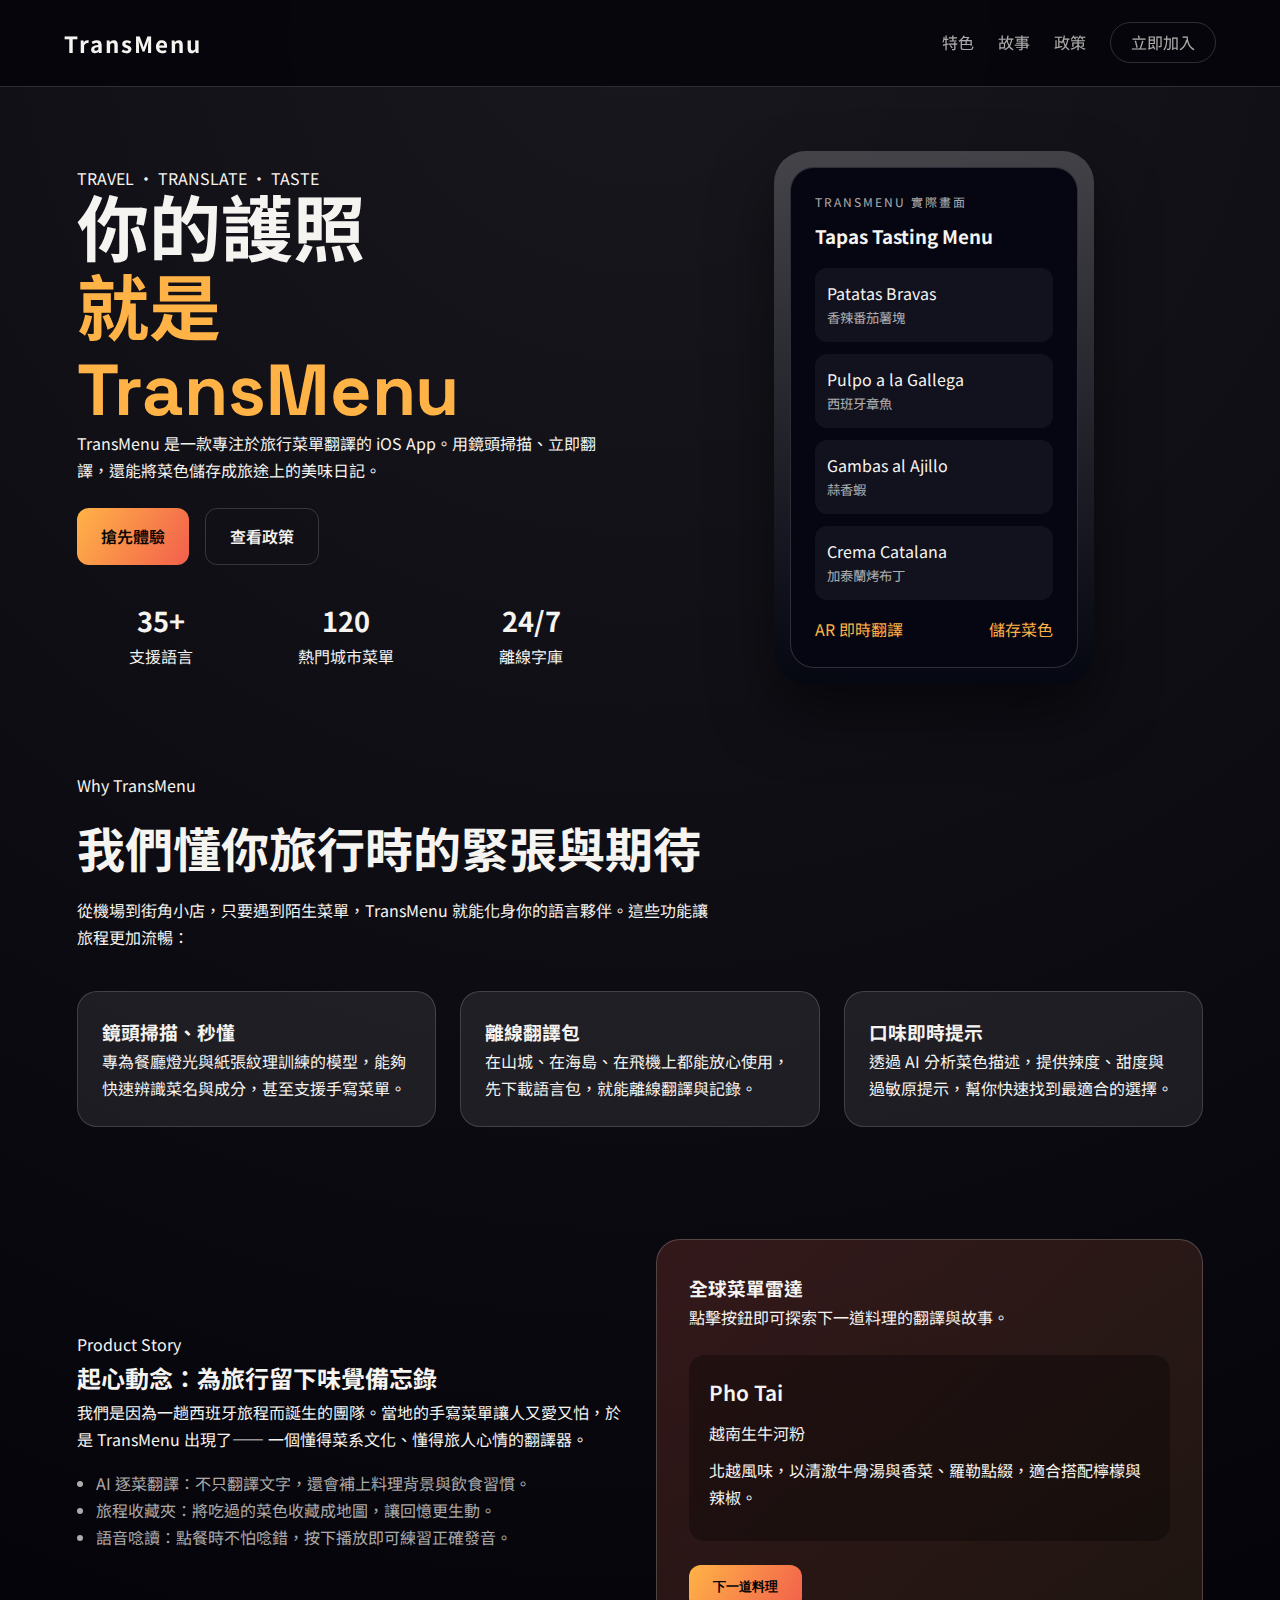
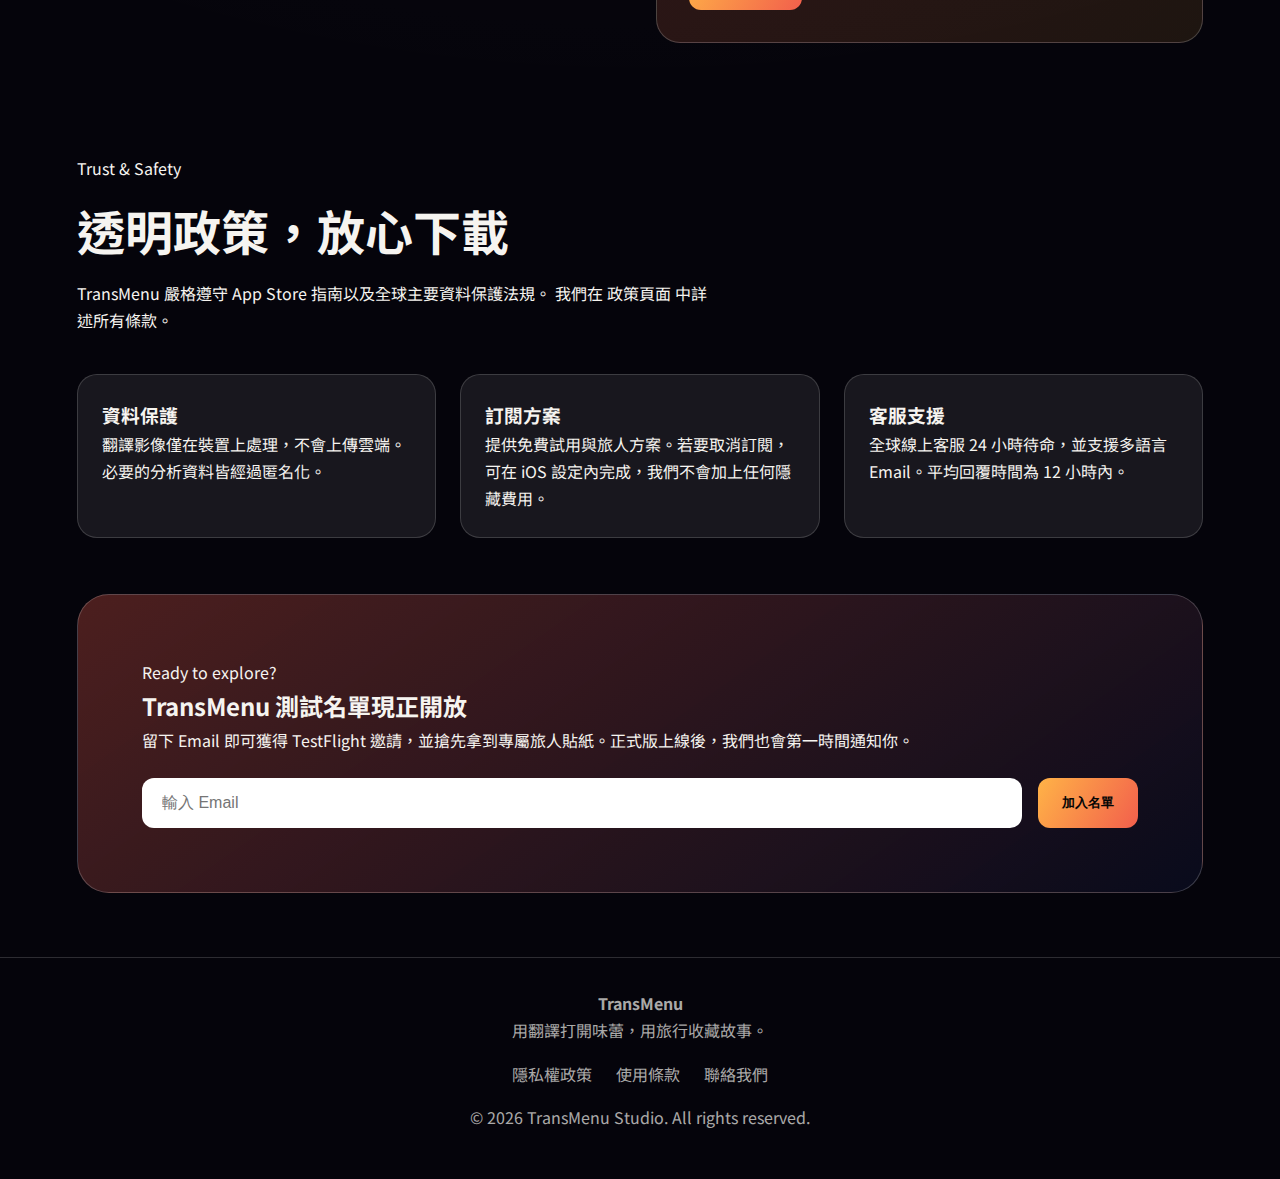
<file: index.html>
<!DOCTYPE html>
<html lang="zh-Hant">
  <head>
    <meta charset="UTF-8" />
    <meta name="viewport" content="width=device-width, initial-scale=1.0" />
    <title>TransMenu | 旅行菜單翻譯小幫手</title>
    <meta
      name="description"
      content="TransMenu 是專為旅人打造的菜單翻譯 iOS App，透過鏡頭快速理解世界各地的美味。"
    />
    <link rel="preconnect" href="https://fonts.googleapis.com" />
    <link rel="preconnect" href="https://fonts.gstatic.com" crossorigin />
    <link
      href="https://fonts.googleapis.com/css2?family=Noto+Sans+TC:wght@400;500;600;700&family=Space+Grotesk:wght@400;500;600&display=swap"
      rel="stylesheet"
    />
    <link rel="stylesheet" href="assets/styles.css" />
  </head>
  <body>
    <header class="site-header">
      <div class="logo">TransMenu</div>
      <nav>
        <a href="#features">特色</a>
        <a href="#story">故事</a>
        <a href="#policy">政策</a>
        <a href="#cta" class="pill">立即加入</a>
      </nav>
    </header>

    <main>
      <section class="hero">
        <div class="hero__content">
          <p class="eyebrow">TRAVEL · TRANSLATE · TASTE</p>
          <h1>
            你的護照<br />
            <span>就是 TransMenu</span>
          </h1>
          <p>
            TransMenu 是一款專注於旅行菜單翻譯的 iOS App。用鏡頭掃描、立即翻譯，還能將菜色儲存成旅途上的美味日記。
          </p>
          <div class="hero__actions">
            <a class="btn primary" href="#cta">搶先體驗</a>
            <a class="btn ghost" href="policy.html">查看政策</a>
          </div>
          <div class="stat-grid">
            <div>
              <strong>35+</strong>
              <span>支援語言</span>
            </div>
            <div>
              <strong>120</strong>
              <span>熱門城市菜單</span>
            </div>
            <div>
              <strong>24/7</strong>
              <span>離線字庫</span>
            </div>
          </div>
        </div>
        <div class="hero__mockup">
          <div class="phone-frame">
            <div class="phone-screen">
              <p class="screen-eyebrow">TransMenu 實際畫面</p>
              <h3 class="screen-title">Tapas Tasting Menu</h3>
              <ul class="screen-menu">
                <li>
                  <span>Patatas Bravas</span>
                  <small>香辣番茄薯塊</small>
                </li>
                <li>
                  <span>Pulpo a la Gallega</span>
                  <small>西班牙章魚</small>
                </li>
                <li>
                  <span>Gambas al Ajillo</span>
                  <small>蒜香蝦</small>
                </li>
                <li>
                  <span>Crema Catalana</span>
                  <small>加泰蘭烤布丁</small>
                </li>
              </ul>
              <div class="screen-footer">
                <span>AR 即時翻譯</span>
                <span>儲存菜色</span>
              </div>
            </div>
          </div>
        </div>
      </section>

      <section id="features" class="section">
        <div class="section__header">
          <p class="eyebrow">Why TransMenu</p>
          <h2>我們懂你旅行時的緊張與期待</h2>
          <p>
            從機場到街角小店，只要遇到陌生菜單，TransMenu 就能化身你的語言夥伴。這些功能讓旅程更加流暢：
          </p>
        </div>
        <div class="feature-grid">
          <article>
            <h3>鏡頭掃描、秒懂</h3>
            <p>
              專為餐廳燈光與紙張紋理訓練的模型，能夠快速辨識菜名與成分，甚至支援手寫菜單。
            </p>
          </article>
          <article>
            <h3>離線翻譯包</h3>
            <p>
              在山城、在海島、在飛機上都能放心使用，先下載語言包，就能離線翻譯與記錄。
            </p>
          </article>
          <article>
            <h3>口味即時提示</h3>
            <p>
              透過 AI 分析菜色描述，提供辣度、甜度與過敏原提示，幫你快速找到最適合的選擇。
            </p>
          </article>
        </div>
      </section>

      <section class="section duo" id="story">
        <div>
          <p class="eyebrow">Product Story</p>
          <h2>起心動念：為旅行留下味覺備忘錄</h2>
          <p>
            我們是因為一趟西班牙旅程而誕生的團隊。當地的手寫菜單讓人又愛又怕，於是 TransMenu 出現了——
            一個懂得菜系文化、懂得旅人心情的翻譯器。
          </p>
          <ul class="story-list">
            <li>AI 逐菜翻譯：不只翻譯文字，還會補上料理背景與飲食習慣。</li>
            <li>旅程收藏夾：將吃過的菜色收藏成地圖，讓回憶更生動。</li>
            <li>語音唸讀：點餐時不怕唸錯，按下播放即可練習正確發音。</li>
          </ul>
        </div>
        <div class="card">
          <h3>全球菜單雷達</h3>
          <p>點擊按鈕即可探索下一道料理的翻譯與故事。</p>
          <div class="menu-preview">
            <p class="preview-name">Pho Tai</p>
            <p class="preview-translation">越南生牛河粉</p>
            <p class="preview-story">
              北越風味，以清澈牛骨湯與香菜、羅勒點綴，適合搭配檸檬與辣椒。
            </p>
          </div>
          <button class="btn primary" id="menu-generator">下一道料理</button>
        </div>
      </section>

      <section class="section" id="policy">
        <div class="section__header">
          <p class="eyebrow">Trust & Safety</p>
          <h2>透明政策，放心下載</h2>
          <p>
            TransMenu 嚴格遵守 App Store 指南以及全球主要資料保護法規。
            我們在 <a href="policy.html">政策頁面</a> 中詳述所有條款。
          </p>
        </div>
        <div class="policy-grid">
          <article>
            <h3>資料保護</h3>
            <p>翻譯影像僅在裝置上處理，不會上傳雲端。必要的分析資料皆經過匿名化。</p>
          </article>
          <article>
            <h3>訂閱方案</h3>
            <p>提供免費試用與旅人方案。若要取消訂閱，可在 iOS 設定內完成，我們不會加上任何隱藏費用。</p>
          </article>
          <article>
            <h3>客服支援</h3>
            <p>全球線上客服 24 小時待命，並支援多語言 Email。平均回覆時間為 12 小時內。</p>
          </article>
        </div>
      </section>

      <section class="section highlight" id="cta">
        <p class="eyebrow">Ready to explore?</p>
        <h2>TransMenu 測試名單現正開放</h2>
        <p>
          留下 Email 即可獲得 TestFlight 邀請，並搶先拿到專屬旅人貼紙。正式版上線後，我們也會第一時間通知你。
        </p>
        <form class="cta-form">
          <input type="email" placeholder="輸入 Email" required />
          <button type="submit" class="btn primary">加入名單</button>
        </form>
      </section>
    </main>

    <footer class="site-footer">
      <div>
        <strong>TransMenu</strong>
        <p>用翻譯打開味蕾，用旅行收藏故事。</p>
      </div>
      <div class="footer-links">
        <a href="policy.html#privacy">隱私權政策</a>
        <a href="policy.html#terms">使用條款</a>
        <a href="mailto:hello@transmenu.app">聯絡我們</a>
      </div>
      <p class="copyright">© <span id="year"></span> TransMenu Studio. All rights reserved.</p>
    </footer>

    <script src="assets/script.js"></script>
  </body>
</html>
</file>
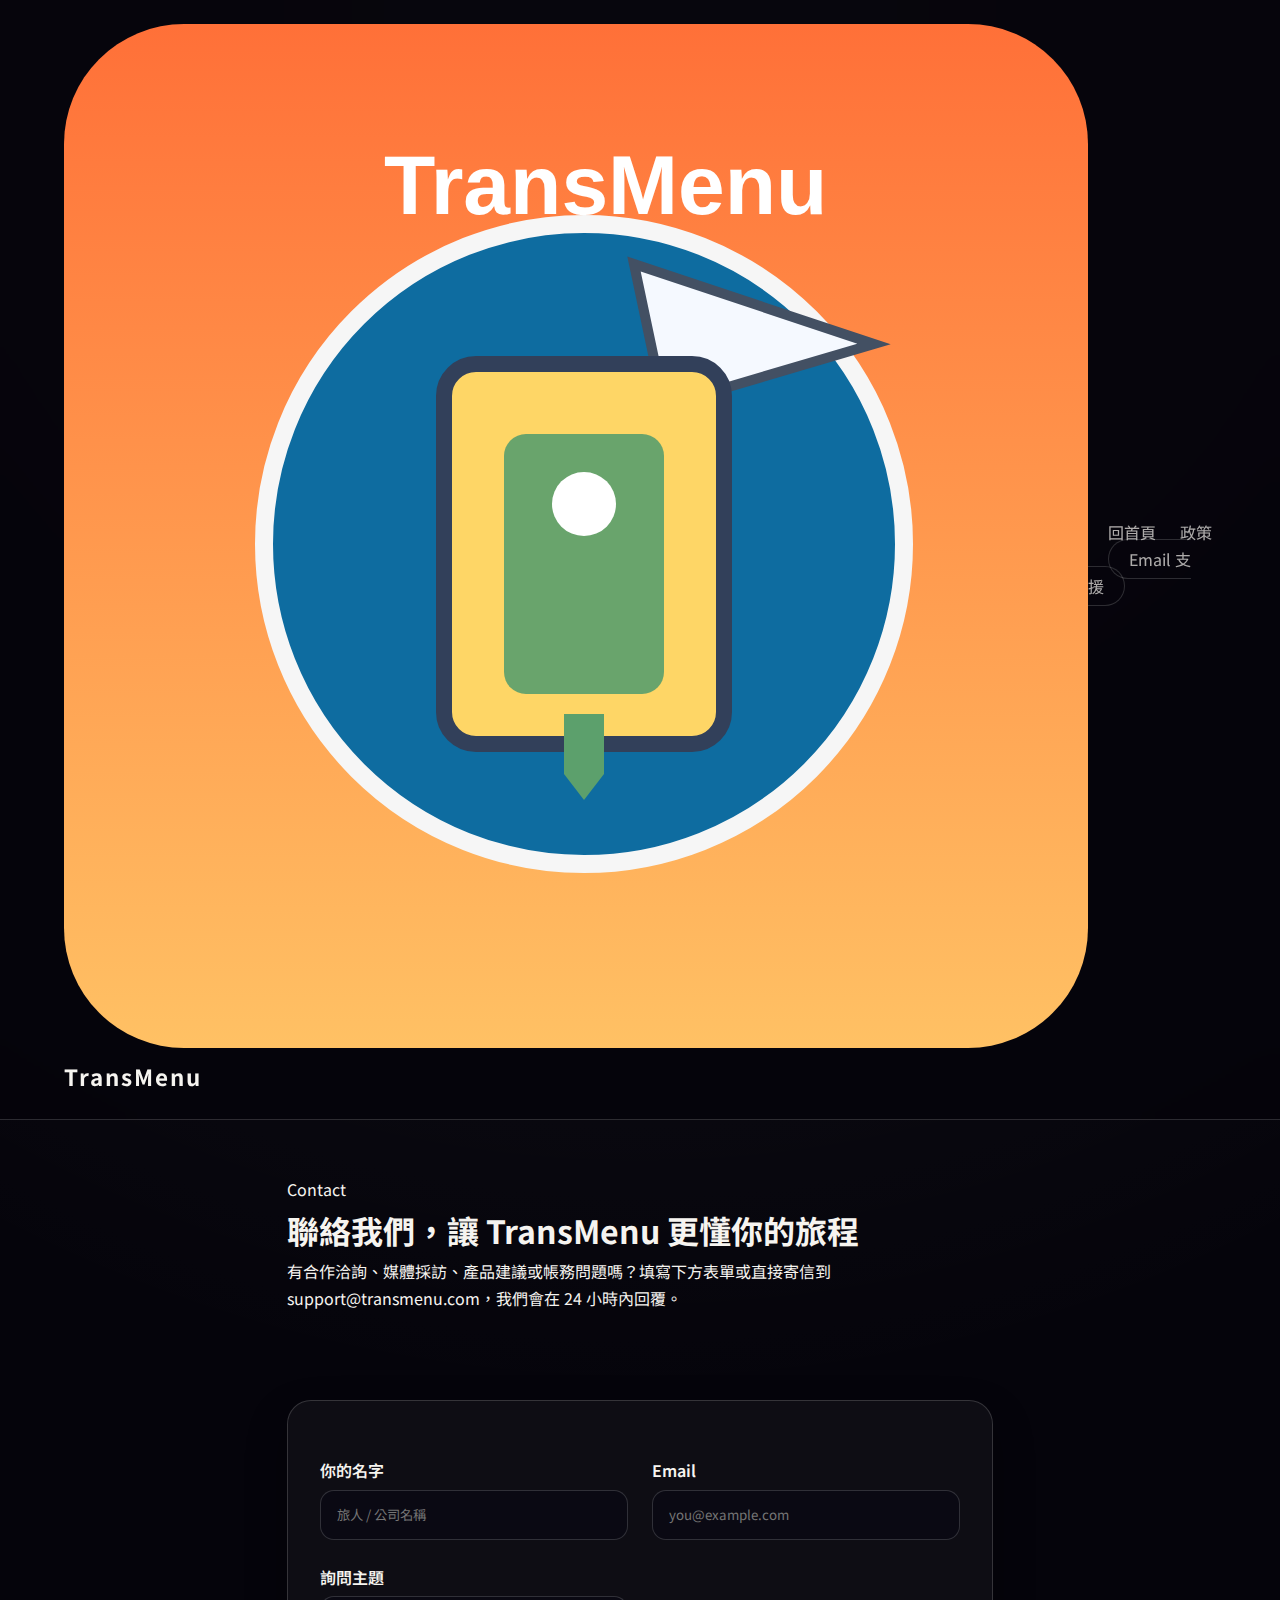
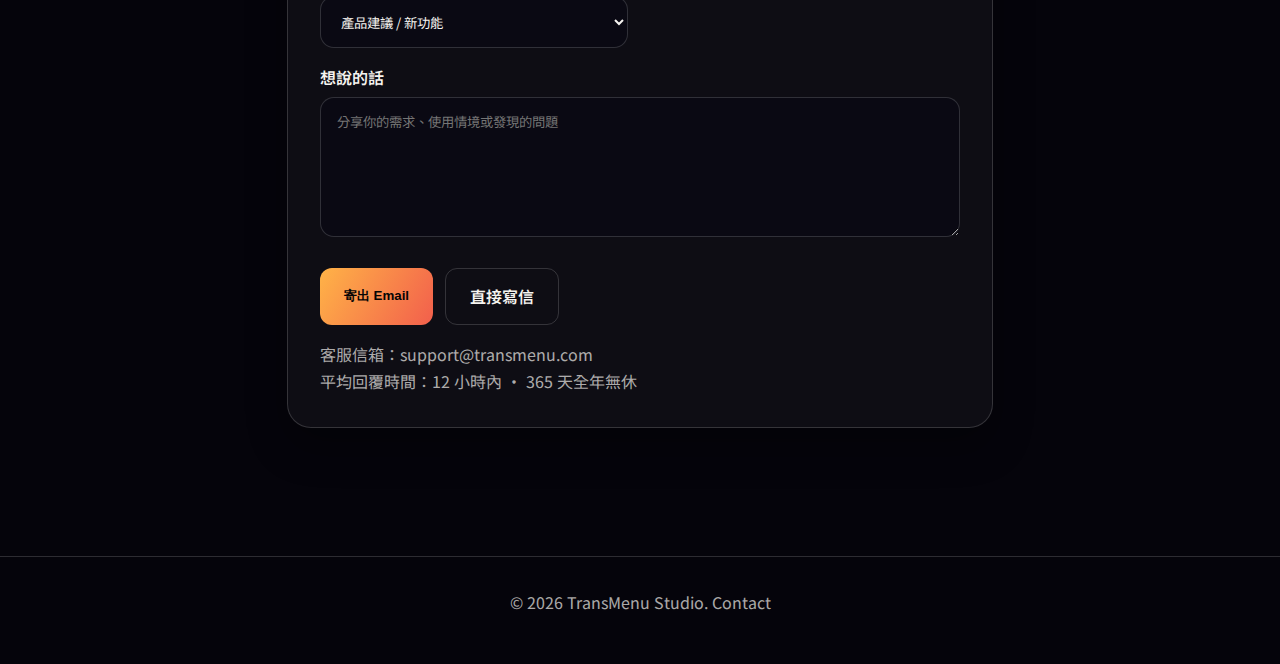
<file: contact.html>
<!DOCTYPE html>
<html lang="zh-Hant">
  <head>
    <meta charset="UTF-8" />
    <meta name="viewport" content="width=device-width, initial-scale=1.0" />
    <title>聯絡 TransMenu</title>
    <meta
      name="description"
      content="聯絡 TransMenu 團隊，寄信到 support@transmenu.com 取得產品與合作支援。"
    />
    <link rel="preconnect" href="https://fonts.googleapis.com" />
    <link rel="preconnect" href="https://fonts.gstatic.com" crossorigin />
    <link
      href="https://fonts.googleapis.com/css2?family=Noto+Sans+TC:wght@400;500;600;700&family=Space+Grotesk:wght@400;500;600&display=swap"
      rel="stylesheet"
    />
    <link rel="stylesheet" href="assets/styles.css" />
    <style>
      main {
        max-width: 860px;
        margin: 0 auto 4rem;
      }

      .contact-card {
        margin-top: 2rem;
        padding: 2rem;
        border-radius: 24px;
        border: 1px solid var(--border);
        background: rgba(255, 255, 255, 0.04);
        box-shadow: 0 18px 40px rgba(0, 0, 0, 0.32);
      }

      .contact-grid {
        display: grid;
        grid-template-columns: repeat(auto-fit, minmax(260px, 1fr));
        gap: 1.5rem;
        margin-top: 1.5rem;
      }

      .contact-card label {
        display: block;
        margin-bottom: 0.35rem;
        font-weight: 600;
      }

      .contact-card input,
      .contact-card textarea,
      .contact-card select {
        width: 100%;
        padding: 0.9rem 1rem;
        border-radius: 14px;
        border: 1px solid var(--border);
        background: rgba(5, 6, 17, 0.5);
        color: var(--text);
        font-family: var(--font-body);
      }

      .contact-card textarea {
        resize: vertical;
        min-height: 140px;
      }

      .contact-actions {
        margin-top: 1.5rem;
        display: flex;
        gap: 0.75rem;
        flex-wrap: wrap;
      }

      .contact-info {
        margin-top: 1rem;
        color: var(--muted);
      }
    </style>
  </head>
  <body>
    <header class="site-header">
      <div class="logo">
        <img src="assets/images/transmenu-logo.svg" alt="TransMenu" />
        <span>TransMenu</span>
      </div>
      <nav>
        <a href="index.html">回首頁</a>
        <a href="policy.html">政策</a>
        <a href="mailto:support@transmenu.com" class="pill">Email 支援</a>
      </nav>
    </header>

    <main>
      <section class="section">
        <p class="eyebrow">Contact</p>
        <h1>聯絡我們，讓 TransMenu 更懂你的旅程</h1>
        <p>
          有合作洽詢、媒體採訪、產品建議或帳務問題嗎？填寫下方表單或直接寄信到
          <a href="mailto:support@transmenu.com">support@transmenu.com</a>，我們會在 24 小時內回覆。
        </p>
      </section>

      <section class="contact-card">
        <form action="mailto:support@transmenu.com" method="post" enctype="text/plain">
          <div class="contact-grid">
            <div>
              <label for="name">你的名字</label>
              <input id="name" name="name" type="text" placeholder="旅人 / 公司名稱" required />
            </div>
            <div>
              <label for="email">Email</label>
              <input id="email" name="email" type="email" placeholder="you@example.com" required />
            </div>
            <div>
              <label for="topic">詢問主題</label>
              <select id="topic" name="topic">
                <option value="product">產品建議 / 新功能</option>
                <option value="billing">帳務 / 訂閱問題</option>
                <option value="media">媒體 / 合作洽詢</option>
                <option value="support">技術支援</option>
              </select>
            </div>
          </div>
          <div style="margin-top: 1rem">
            <label for="message">想說的話</label>
            <textarea id="message" name="message" placeholder="分享你的需求、使用情境或發現的問題"></textarea>
          </div>
          <div class="contact-actions">
            <button type="submit" class="btn primary">寄出 Email</button>
            <a class="btn ghost" href="mailto:support@transmenu.com">直接寫信</a>
          </div>
        </form>
        <div class="contact-info">
          <p>客服信箱：support@transmenu.com</p>
          <p>平均回覆時間：12 小時內 · 365 天全年無休</p>
        </div>
      </section>
    </main>

    <footer class="site-footer">
      <p>© <span id="year"></span> TransMenu Studio. Contact</p>
    </footer>

    <script src="assets/script.js"></script>
  </body>
</html>
</file>
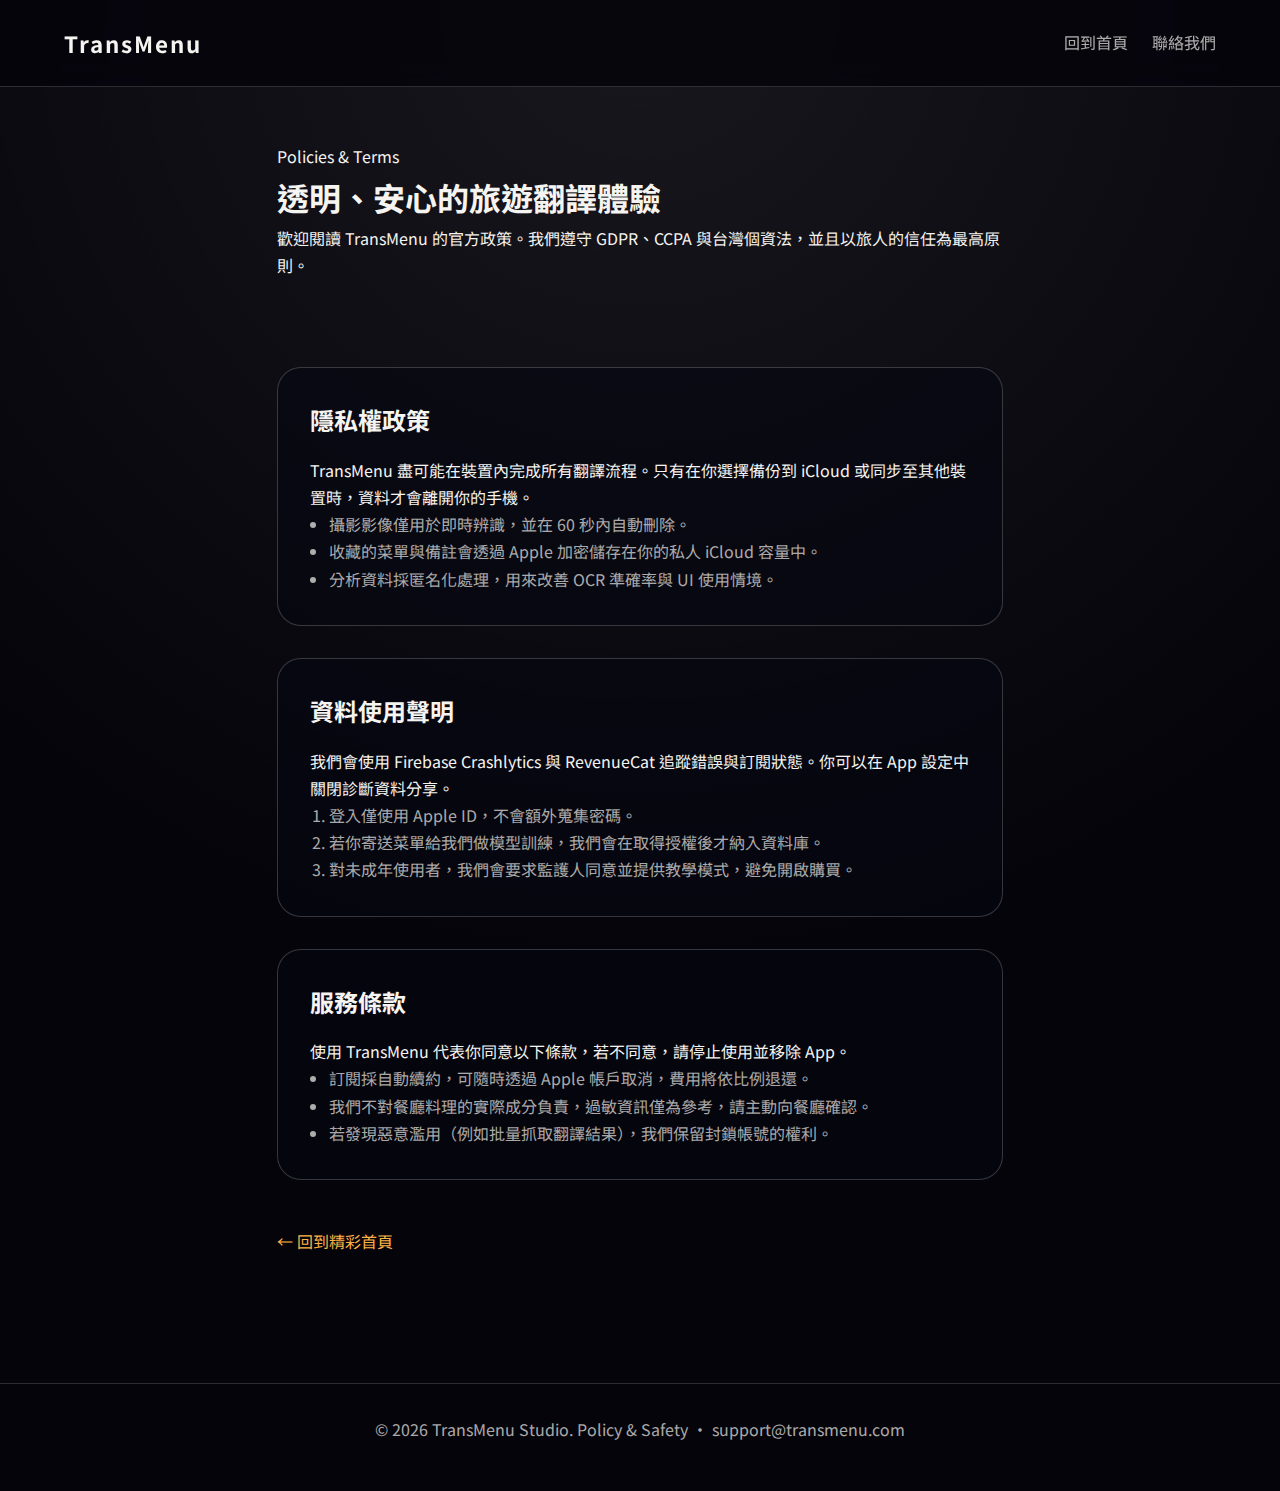
<file: policy.html>
<!DOCTYPE html>
<html lang="zh-Hant">
  <head>
    <meta charset="UTF-8" />
    <meta name="viewport" content="width=device-width, initial-scale=1.0" />
    <title>TransMenu 政策與條款</title>
    <meta
      name="description"
      content="了解 TransMenu 的隱私政策、資料使用與服務條款，確保你的旅遊翻譯體驗安全無虞。"
    />
    <link rel="preconnect" href="https://fonts.googleapis.com" />
    <link rel="preconnect" href="https://fonts.gstatic.com" crossorigin />
    <link
      href="https://fonts.googleapis.com/css2?family=Noto+Sans+TC:wght@400;500;600;700&family=Space+Grotesk:wght@400;500;600&display=swap"
      rel="stylesheet"
    />
    <link rel="stylesheet" href="assets/styles.css" />
    <style>
      main {
        max-width: 880px;
        margin: 0 auto 4rem;
      }

      .policy-card {
        margin: 2rem 0;
        padding: 2rem;
        border-radius: 24px;
        border: 1px solid rgba(255, 255, 255, 0.2);
        background: rgba(5, 6, 17, 0.6);
      }

      .policy-card h2 {
        margin-bottom: 1rem;
      }

      ol,
      ul {
        padding-left: 1.2rem;
        color: var(--muted);
      }

      .back-link {
        display: inline-flex;
        gap: 0.5rem;
        align-items: center;
        color: var(--accent);
        margin-top: 1rem;
      }
    </style>
  </head>
  <body>
    <header class="site-header">
      <div class="logo">TransMenu</div>
      <nav>
        <a href="index.html">回到首頁</a>
        <a href="contact.html">聯絡我們</a>
      </nav>
    </header>

    <main>
      <section class="section">
        <p class="eyebrow">Policies & Terms</p>
        <h1>透明、安心的旅遊翻譯體驗</h1>
        <p>
          歡迎閱讀 TransMenu 的官方政策。我們遵守 GDPR、CCPA 與台灣個資法，並且以旅人的信任為最高原則。
        </p>
      </section>

      <section id="privacy" class="policy-card">
        <h2>隱私權政策</h2>
        <p>
          TransMenu 盡可能在裝置內完成所有翻譯流程。只有在你選擇備份到 iCloud 或同步至其他裝置時，資料才會離開你的手機。
        </p>
        <ul>
          <li>攝影影像僅用於即時辨識，並在 60 秒內自動刪除。</li>
          <li>收藏的菜單與備註會透過 Apple 加密儲存在你的私人 iCloud 容量中。</li>
          <li>分析資料採匿名化處理，用來改善 OCR 準確率與 UI 使用情境。</li>
        </ul>
      </section>

      <section id="data" class="policy-card">
        <h2>資料使用聲明</h2>
        <p>
          我們會使用 Firebase Crashlytics 與 RevenueCat 追蹤錯誤與訂閱狀態。你可以在 App 設定中關閉診斷資料分享。
        </p>
        <ol>
          <li>登入僅使用 Apple ID，不會額外蒐集密碼。</li>
          <li>若你寄送菜單給我們做模型訓練，我們會在取得授權後才納入資料庫。</li>
          <li>對未成年使用者，我們會要求監護人同意並提供教學模式，避免開啟購買。</li>
        </ol>
      </section>

      <section id="terms" class="policy-card">
        <h2>服務條款</h2>
        <p>
          使用 TransMenu 代表你同意以下條款，若不同意，請停止使用並移除 App。
        </p>
        <ul>
          <li>訂閱採自動續約，可隨時透過 Apple 帳戶取消，費用將依比例退還。</li>
          <li>我們不對餐廳料理的實際成分負責，過敏資訊僅為參考，請主動向餐廳確認。</li>
          <li>若發現惡意濫用（例如批量抓取翻譯結果），我們保留封鎖帳號的權利。</li>
        </ul>
      </section>

      <a class="back-link" href="index.html">← 回到精彩首頁</a>
    </main>

    <footer class="site-footer">
      <p>© <span id="year"></span> TransMenu Studio. Policy & Safety · <a href="mailto:support@transmenu.com">support@transmenu.com</a></p>
    </footer>

    <script src="assets/script.js"></script>
  </body>
</html>
</file>
<file: assets/styles.css>
:root {
  --bg: #040611;
  --card: rgba(255, 255, 255, 0.08);
  --accent: #ffb347;
  --accent-strong: #f25f4c;
  --text: #f6f4f0;
  --muted: rgba(246, 244, 240, 0.7);
  --border: rgba(255, 255, 255, 0.16);
  --font-heading: "Space Grotesk", "Noto Sans TC", sans-serif;
  --font-body: "Noto Sans TC", "Space Grotesk", sans-serif;
}

* {
  box-sizing: border-box;
  margin: 0;
  padding: 0;
}

body {
  font-family: var(--font-body);
  background: radial-gradient(circle at top, rgba(255, 255, 255, 0.08), transparent 60%),
    #05040b;
  color: var(--text);
  line-height: 1.7;
  min-height: 100vh;
}

a {
  color: inherit;
  text-decoration: none;
}

.site-header {
  position: sticky;
  top: 0;
  display: flex;
  justify-content: space-between;
  align-items: center;
  padding: 1.5rem clamp(1.5rem, 5vw, 4rem);
  background: rgba(5, 4, 11, 0.85);
  backdrop-filter: blur(10px);
  border-bottom: 1px solid var(--border);
  z-index: 10;
}

.logo {
  font-weight: 700;
  font-size: 1.4rem;
  letter-spacing: 2px;
}

nav a {
  margin-left: 1.25rem;
  color: var(--muted);
  transition: color 0.3s ease;
}

nav a:hover,
nav a:focus {
  color: var(--text);
}

nav .pill {
  padding: 0.45rem 1.25rem;
  border: 1px solid var(--border);
  border-radius: 999px;
}

main {
  padding: 0 clamp(1.5rem, 6vw, 6rem) 4rem;
}

.hero {
  display: grid;
  grid-template-columns: repeat(auto-fit, minmax(280px, 1fr));
  align-items: center;
  gap: 3rem;
  padding: 4rem 0 2rem;
}

.hero__content h1 {
  font-family: var(--font-heading);
  font-size: clamp(2.5rem, 6vw, 4.5rem);
  line-height: 1.1;
}

.hero__content h1 span {
  color: var(--accent);
}

.hero__actions {
  display: flex;
  gap: 1rem;
  margin: 1.5rem 0 2rem;
}

.btn {
  display: inline-flex;
  justify-content: center;
  align-items: center;
  padding: 0.85rem 1.5rem;
  border-radius: 12px;
  font-weight: 600;
  border: none;
  cursor: pointer;
  transition: transform 0.2s ease, background 0.3s ease, color 0.3s ease;
}

.btn.primary {
  background: linear-gradient(120deg, var(--accent), var(--accent-strong));
  color: #050505;
}

.btn.ghost {
  border: 1px solid var(--border);
  color: var(--text);
}

.btn:hover {
  transform: translateY(-2px);
}

.btn.pulse {
  animation: pulse 0.9s ease;
}

@keyframes pulse {
  0% {
    box-shadow: 0 0 0 0 rgba(242, 95, 76, 0.6);
  }
  100% {
    box-shadow: 0 0 0 24px rgba(242, 95, 76, 0);
  }
}

.stat-grid {
  display: grid;
  grid-template-columns: repeat(3, minmax(0, 1fr));
  gap: 1rem;
  text-align: center;
}

.stat-grid strong {
  font-size: 1.7rem;
  display: block;
}

.hero__mockup {
  display: flex;
  justify-content: center;
}

.phone-frame {
  width: min(320px, 70vw);
  border-radius: 32px;
  padding: 1rem;
  background: linear-gradient(180deg, rgba(255, 255, 255, 0.2), rgba(4, 6, 17, 0.9));
  box-shadow: 0 30px 60px rgba(0, 0, 0, 0.5);
}

.phone-screen {
  border-radius: 24px;
  padding: 1.5rem;
  background: #050612;
  border: 1px solid var(--border);
}

.screen-eyebrow {
  color: var(--muted);
  letter-spacing: 2px;
  text-transform: uppercase;
  font-size: 0.75rem;
}

.screen-title {
  margin: 0.5rem 0 1rem;
}

.screen-menu {
  list-style: none;
  display: flex;
  flex-direction: column;
  gap: 0.75rem;
}

.screen-menu li {
  display: flex;
  flex-direction: column;
  background: rgba(255, 255, 255, 0.05);
  padding: 0.75rem;
  border-radius: 12px;
}

.screen-menu small {
  color: var(--muted);
}

.screen-footer {
  display: flex;
  justify-content: space-between;
  margin-top: 1rem;
  color: var(--accent);
}

.section {
  padding: 3.5rem 0;
}

.section__header {
  max-width: 640px;
}

.section__header h2 {
  font-size: clamp(2rem, 4vw, 3rem);
  margin: 0.5rem 0;
}

.feature-grid,
.policy-grid {
  display: grid;
  grid-template-columns: repeat(auto-fit, minmax(220px, 1fr));
  gap: 1.5rem;
  margin-top: 2.5rem;
}

article {
  border: 1px solid var(--border);
  border-radius: 20px;
  padding: 1.5rem;
  background: var(--card);
}

.duo {
  display: grid;
  grid-template-columns: repeat(auto-fit, minmax(280px, 1fr));
  gap: 2rem;
  align-items: center;
}

.story-list {
  margin-top: 1rem;
  list-style: disc;
  padding-left: 1.2rem;
  color: var(--muted);
}

.card {
  border-radius: 24px;
  background: linear-gradient(135deg, rgba(242, 95, 76, 0.18), rgba(255, 179, 71, 0.1));
  border: 1px solid rgba(255, 255, 255, 0.2);
  padding: 2rem;
}

.menu-preview {
  margin: 1.5rem 0;
  border-radius: 16px;
  background: rgba(0, 0, 0, 0.3);
  padding: 1.25rem;
}

.menu-preview p {
  margin-bottom: 0.6rem;
}

.menu-preview .preview-name {
  font-size: 1.3rem;
  font-weight: 600;
}

.highlight {
  border-radius: 32px;
  background: linear-gradient(145deg, rgba(242, 95, 76, 0.3), rgba(10, 12, 30, 0.9));
  border: 1px solid rgba(255, 255, 255, 0.2);
  padding: clamp(2rem, 6vw, 4rem);
}

.cta-form {
  display: flex;
  flex-wrap: wrap;
  gap: 1rem;
  margin-top: 1.5rem;
}

.cta-form input {
  flex: 1;
  min-width: 220px;
  padding: 0.95rem 1.2rem;
  border-radius: 12px;
  border: 1px solid transparent;
  font-size: 1rem;
}

.cta-form input:focus {
  border-color: var(--accent);
  outline: none;
}

.site-footer {
  border-top: 1px solid var(--border);
  padding: 2rem clamp(1.5rem, 5vw, 4rem) 3rem;
  text-align: center;
  color: var(--muted);
}

.footer-links {
  display: flex;
  justify-content: center;
  gap: 1.5rem;
  margin: 1rem 0;
}

@media (max-width: 640px) {
  nav {
    display: none;
  }

  .hero__actions {
    flex-direction: column;
  }

  .stat-grid {
    grid-template-columns: repeat(auto-fit, minmax(100px, 1fr));
  }
}
</file>
